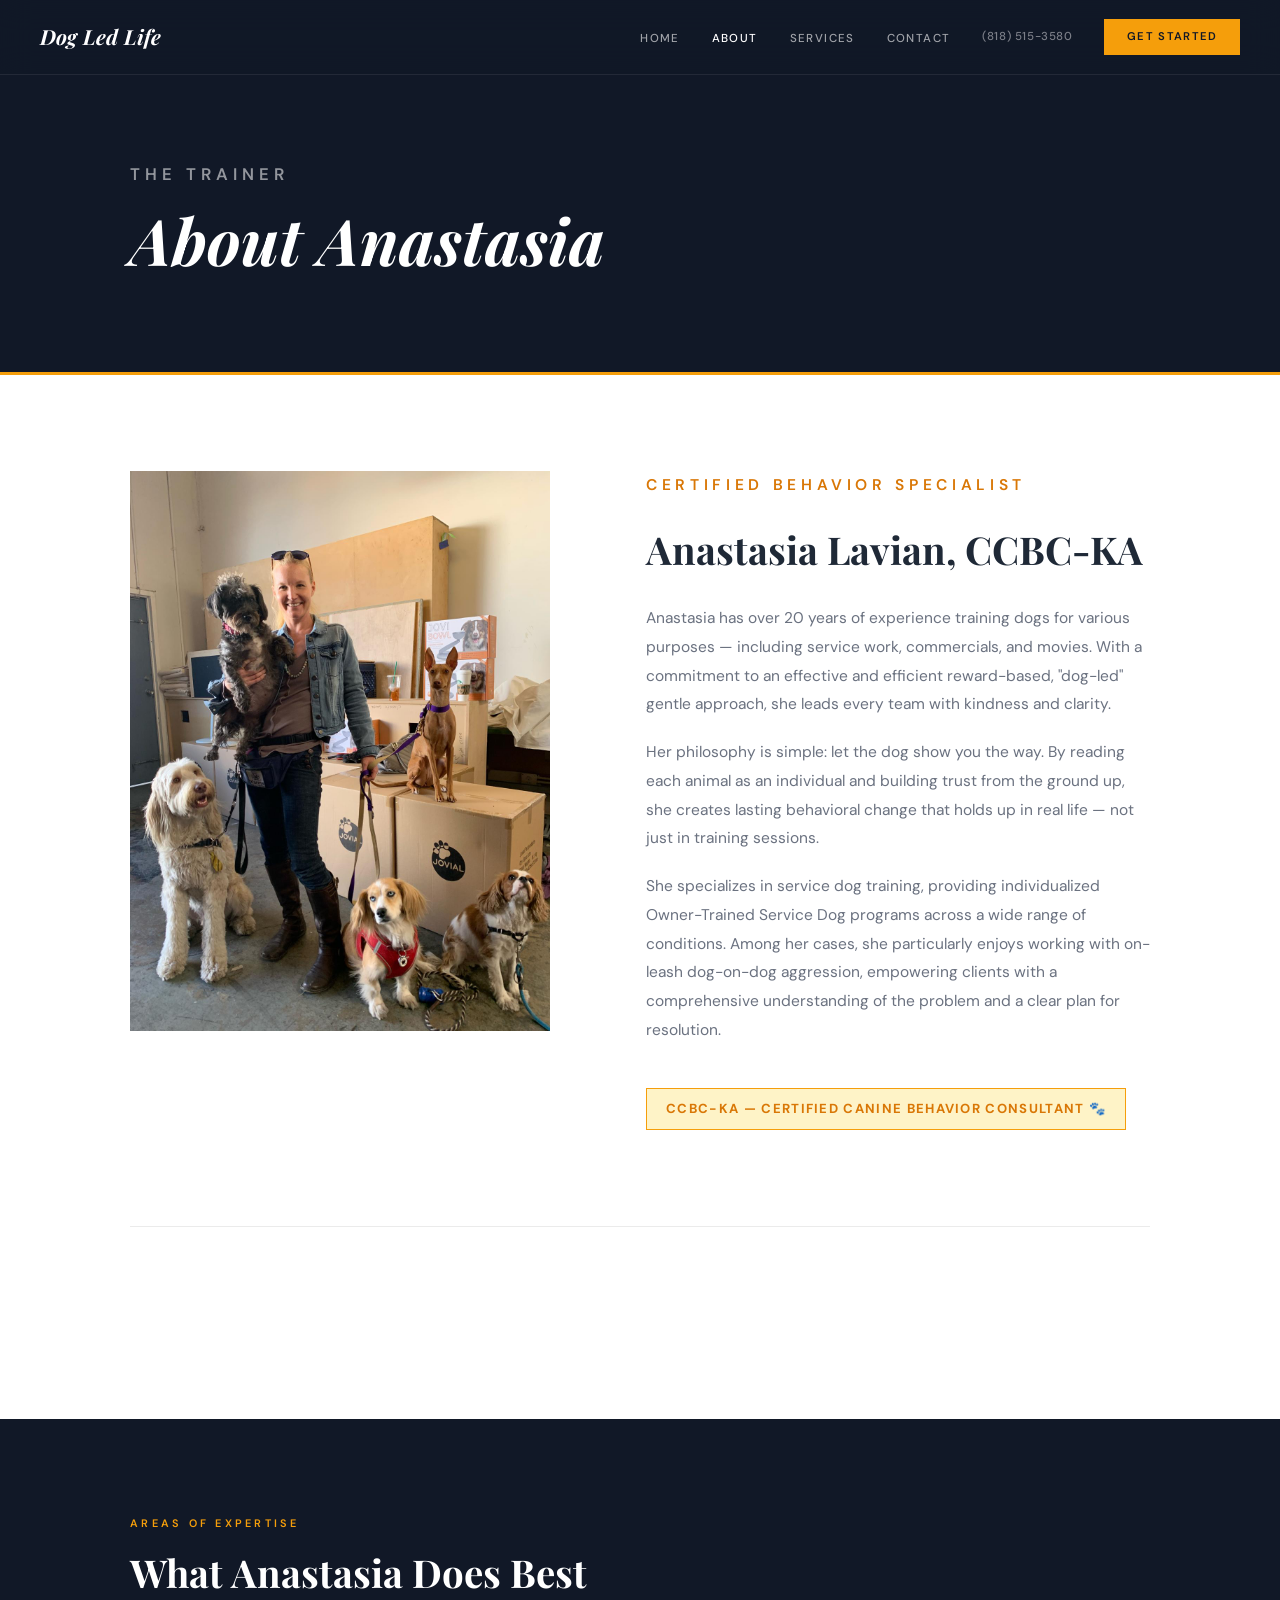
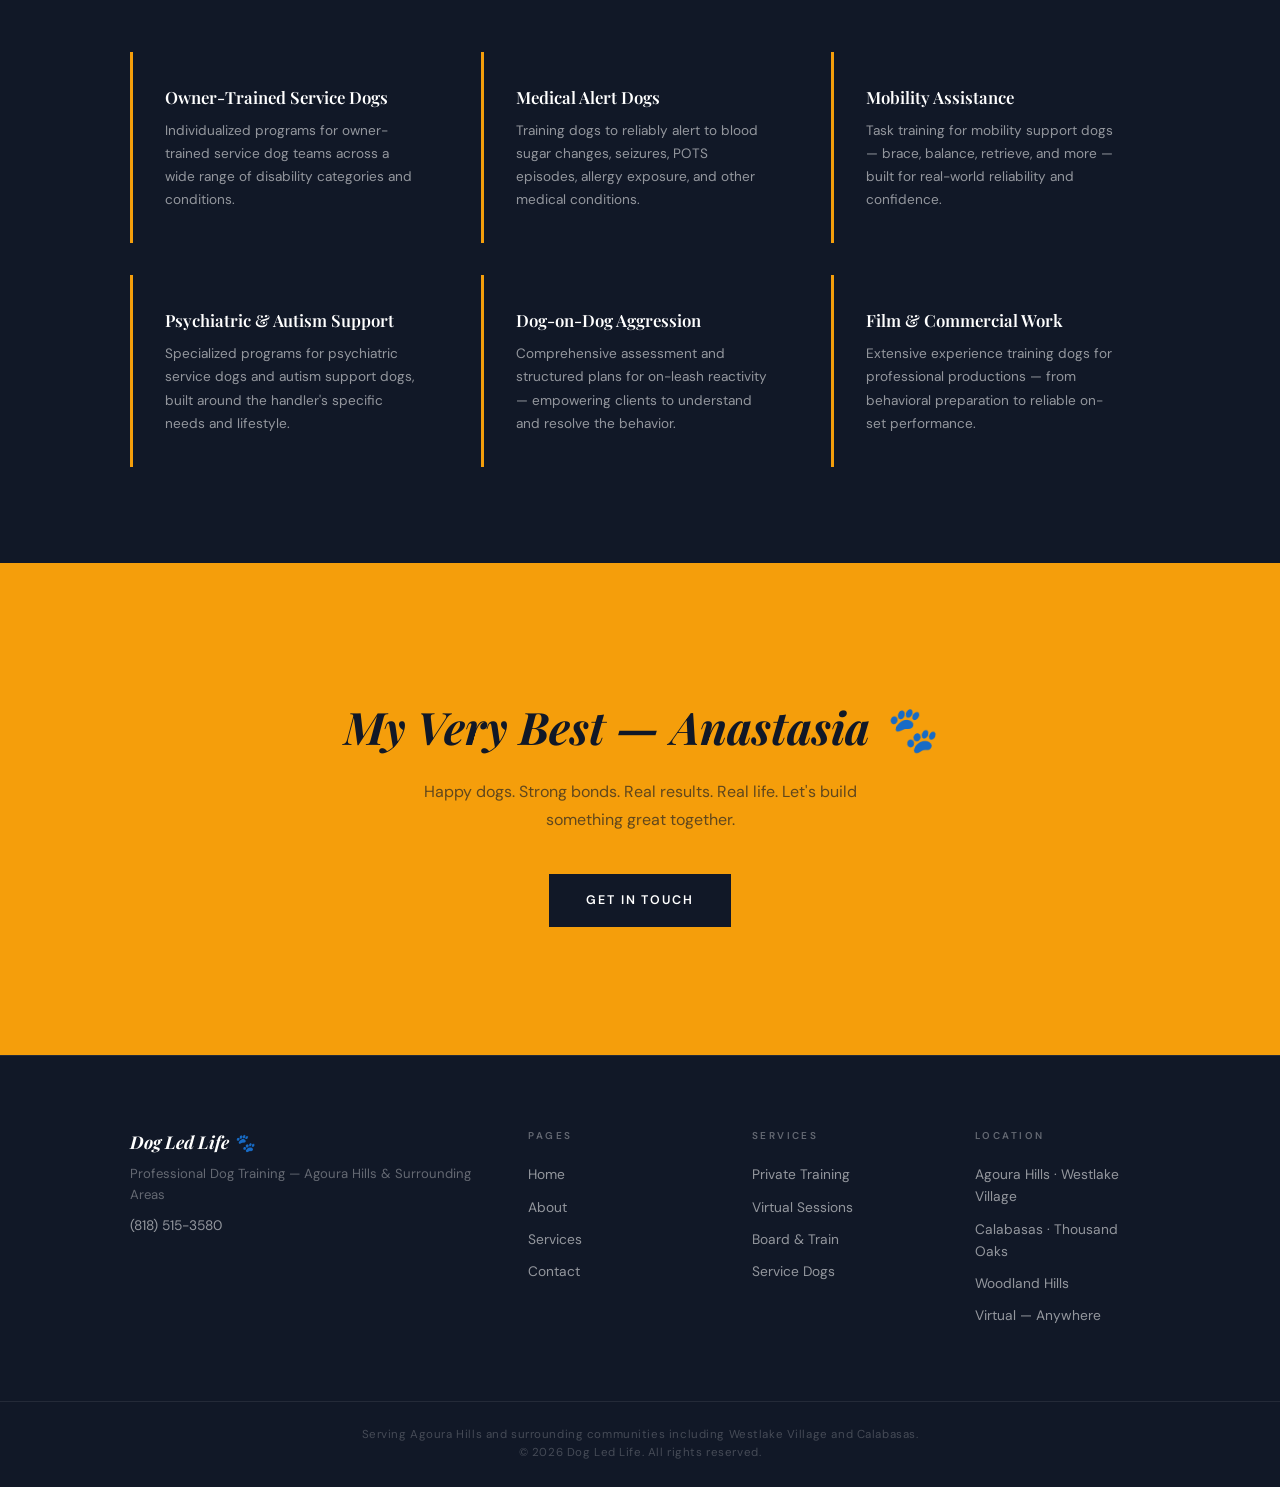
<file: about.html>
<!DOCTYPE html>
<html lang="en">
<head>
    <meta charset="UTF-8">
    <meta name="viewport" content="width=device-width, initial-scale=1.0">
    <title>About Anastasia — Dog Led Life</title>
    <meta name="description" content="Anastasia Lavian, CCBC-KA is a certified behavior specialist with over 20 years of experience in dog training, service dog work, film, and commercials.">
    <link rel="canonical" href="https://www.dogledlife.com/about.html">
    <meta property="og:title" content="About Anastasia Lavian — Dog Led Life">
    <meta property="og:description" content="Certified behavior specialist with 20+ years of experience. Service dog specialist, film trainer, and gentle approach advocate.">
    <meta property="og:type" content="website">
    <meta property="og:url" content="https://www.dogledlife.com/about.html">
    <meta property="og:site_name" content="Dog Led Life">
    <link rel="icon" type="image/png" href="images/favicon.png">
    <link rel="stylesheet" href="css/style.css">
    <link rel="preconnect" href="https://fonts.googleapis.com">
    <link rel="preconnect" href="https://fonts.gstatic.com" crossorigin>
    <link href="https://fonts.googleapis.com/css2?family=Playfair+Display:ital,wght@0,400;0,600;0,700;1,400;1,600&family=DM+Sans:ital,opsz,wght@0,9..40,300;0,9..40,400;0,9..40,500;1,9..40,300&display=swap" rel="stylesheet">
</head>
<body>

    <!-- NAVIGATION -->
    <nav class="nav">
        <a href="index.html" class="nav-brand">Dog Led Life</a>
        <button class="nav-toggle" aria-label="Open menu">
            <span></span>
            <span></span>
            <span></span>
        </button>
        <ul class="nav-links">
            <li><a href="index.html">HOME</a></li>
            <li><a href="about.html" class="active">ABOUT</a></li>
            <li><a href="services.html">SERVICES</a></li>
            <li><a href="contact.html">CONTACT</a></li>
        </ul>
        <a href="tel:+18185153580" class="nav-contact">(818) 515-3580</a>
        <a href="contact.html" class="nav-cta">GET STARTED</a>
    </nav>

    <!-- PAGE HEADER -->
    <div class="page-header">
        <div class="container">
            <p class="page-eyebrow">THE TRAINER</p>
            <h1>About Anastasia</h1>
        </div>
    </div>

    <!-- BIO -->
    <section class="about-section">
        <div class="container">
            <div class="about-intro">
                <div class="about-image">
                    <img src="images/anastasia.jpg" alt="Anastasia Lavian">
                </div>
                <div class="about-text">
                    <p class="section-eyebrow" style="color: var(--yellow-dark);">CERTIFIED BEHAVIOR SPECIALIST</p>
                    <h2>Anastasia Lavian, CCBC-KA</h2>
                    <p>Anastasia has over 20 years of experience training dogs for various purposes — including service work, commercials, and movies. With a commitment to an effective and efficient reward-based, "dog-led" gentle approach, she leads every team with kindness and clarity.</p>
                    <p>Her philosophy is simple: let the dog show you the way. By reading each animal as an individual and building trust from the ground up, she creates lasting behavioral change that holds up in real life — not just in training sessions.</p>
                    <p>She specializes in service dog training, providing individualized Owner-Trained Service Dog programs across a wide range of conditions. Among her cases, she particularly enjoys working with on-leash dog-on-dog aggression, empowering clients with a comprehensive understanding of the problem and a clear plan for resolution.</p>
                    <span class="about-cert">CCBC-KA — Certified Canine Behavior Consultant 🐾</span>
                </div>
            </div>
        </div>
    </section>

    <!-- SPECIALIZATIONS -->
    <section class="specializations section-dark">
        <div class="container">
            <p class="section-eyebrow">AREAS OF EXPERTISE</p>
            <h2 class="section-title" style="color: var(--white);">What Anastasia Does Best</h2>
            <div class="spec-grid">
                <div class="spec-item">
                    <h4>Owner-Trained Service Dogs</h4>
                    <p>Individualized programs for owner-trained service dog teams across a wide range of disability categories and conditions.</p>
                </div>
                <div class="spec-item">
                    <h4>Medical Alert Dogs</h4>
                    <p>Training dogs to reliably alert to blood sugar changes, seizures, POTS episodes, allergy exposure, and other medical conditions.</p>
                </div>
                <div class="spec-item">
                    <h4>Mobility Assistance</h4>
                    <p>Task training for mobility support dogs — brace, balance, retrieve, and more — built for real-world reliability and confidence.</p>
                </div>
                <div class="spec-item">
                    <h4>Psychiatric & Autism Support</h4>
                    <p>Specialized programs for psychiatric service dogs and autism support dogs, built around the handler's specific needs and lifestyle.</p>
                </div>
                <div class="spec-item">
                    <h4>Dog-on-Dog Aggression</h4>
                    <p>Comprehensive assessment and structured plans for on-leash reactivity — empowering clients to understand and resolve the behavior.</p>
                </div>
                <div class="spec-item">
                    <h4>Film & Commercial Work</h4>
                    <p>Extensive experience training dogs for professional productions — from behavioral preparation to reliable on-set performance.</p>
                </div>
            </div>
        </div>
    </section>

    <!-- CTA -->
    <section class="cta-banner">
        <div class="container">
            <h2>My Very Best — Anastasia 🐾</h2>
            <p>Happy dogs. Strong bonds. Real results. Real life. Let's build something great together.</p>
            <a href="contact.html" class="btn btn-dark">GET IN TOUCH</a>
        </div>
    </section>

    <!-- FOOTER -->
    <footer class="footer">
        <div class="footer-inner container">
            <div class="footer-brand">
                <p class="footer-name">Dog Led Life 🐾</p>
                <p class="footer-tagline">Professional Dog Training — Agoura Hills & Surrounding Areas</p>
                <a href="tel:+18185153580" class="footer-phone">(818) 515-3580</a>
            </div>
            <div class="footer-col">
                <h4>PAGES</h4>
                <ul>
                    <li><a href="index.html">Home</a></li>
                    <li><a href="about.html">About</a></li>
                    <li><a href="services.html">Services</a></li>
                    <li><a href="contact.html">Contact</a></li>
                </ul>
            </div>
            <div class="footer-col">
                <h4>SERVICES</h4>
                <ul>
                    <li><a href="services.html#private">Private Training</a></li>
                    <li><a href="services.html#virtual">Virtual Sessions</a></li>
                    <li><a href="services.html#board-train">Board & Train</a></li>
                    <li><a href="services.html#service-dogs">Service Dogs</a></li>
                </ul>
            </div>
            <div class="footer-col">
                <h4>LOCATION</h4>
                <ul>
                    <li>Agoura Hills · Westlake Village</li>
                    <li>Calabasas · Thousand Oaks</li>
                    <li>Woodland Hills</li>
                    <li>Virtual — Anywhere</li>
                </ul>
            </div>
        </div>
        <div class="footer-bottom">
            <p>Serving Agoura Hills and surrounding communities including Westlake Village and Calabasas.</p>
            <p>&copy; 2026 Dog Led Life. All rights reserved.</p>
        </div>
    </footer>

    <script src="js/main.js"></script>
</body>
</html>
</file>
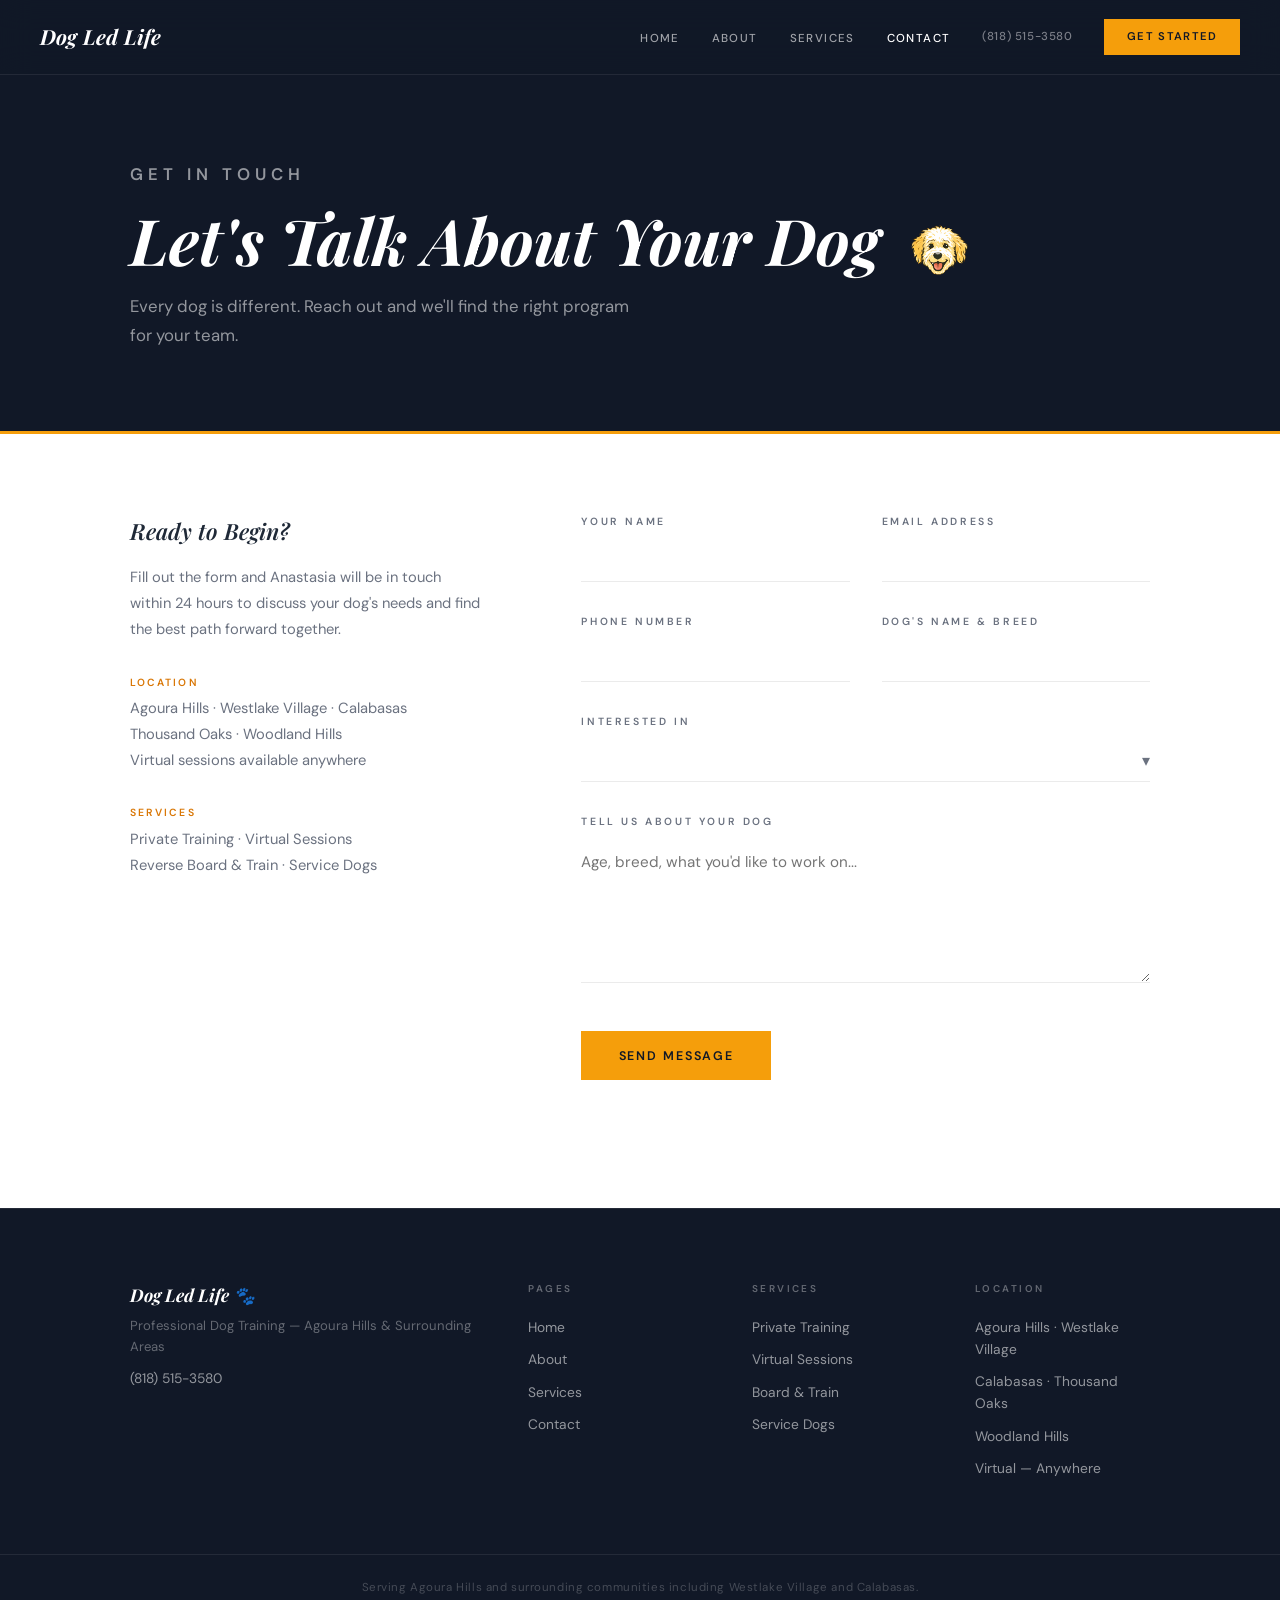
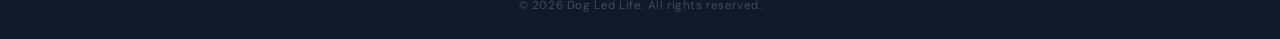
<file: contact.html>
<!DOCTYPE html>
<html lang="en">
<head>
    <meta charset="UTF-8">
    <meta name="viewport" content="width=device-width, initial-scale=1.0">
    <title>Contact — Dog Led Life</title>
    <meta name="description" content="Get in touch with Anastasia Lavian to book a session or ask about the right training program for you and your dog.">
    <link rel="canonical" href="https://www.dogledlife.com/contact.html">
    <meta property="og:title" content="Contact — Dog Led Life">
    <meta property="og:description" content="Book a session or ask about training programs for you and your dog.">
    <meta property="og:type" content="website">
    <meta property="og:url" content="https://www.dogledlife.com/contact.html">
    <meta property="og:site_name" content="Dog Led Life">
    <link rel="icon" type="image/png" href="images/favicon.png">
    <link rel="stylesheet" href="css/style.css">
    <link rel="preconnect" href="https://fonts.googleapis.com">
    <link rel="preconnect" href="https://fonts.gstatic.com" crossorigin>
    <link href="https://fonts.googleapis.com/css2?family=Playfair+Display:ital,wght@0,400;0,600;0,700;1,400;1,600&family=DM+Sans:ital,opsz,wght@0,9..40,300;0,9..40,400;0,9..40,500;1,9..40,300&display=swap" rel="stylesheet">
</head>
<body>

    <!-- NAVIGATION -->
    <nav class="nav">
        <a href="index.html" class="nav-brand">Dog Led Life</a>
        <button class="nav-toggle" aria-label="Open menu">
            <span></span>
            <span></span>
            <span></span>
        </button>
        <ul class="nav-links">
            <li><a href="index.html">HOME</a></li>
            <li><a href="about.html">ABOUT</a></li>
            <li><a href="services.html">SERVICES</a></li>
            <li><a href="contact.html" class="active">CONTACT</a></li>
        </ul>
        <a href="tel:+18185153580" class="nav-contact">(818) 515-3580</a>
        <a href="contact.html" class="nav-cta">GET STARTED</a>
    </nav>

    <!-- PAGE HEADER -->
    <div class="page-header">
        <div class="container">
            <p class="page-eyebrow">GET IN TOUCH</p>
            <h1>Let's Talk About Your Dog <img src="images/favicon.png" alt="" class="heading-paw"></h1>
            <p>Every dog is different. Reach out and we'll find the right program for your team.</p>
        </div>
    </div>

    <!-- CONTACT -->
    <section class="contact-section">
        <div class="container">
            <div class="contact-grid">
                <div class="contact-info">
                    <h3>Ready to Begin?</h3>
                    <p>Fill out the form and Anastasia will be in touch within 24 hours to discuss your dog's needs and find the best path forward together.</p>
                    <span class="contact-label">Location</span>
                    <p class="contact-value">Agoura Hills · Westlake Village · Calabasas<br>Thousand Oaks · Woodland Hills<br>Virtual sessions available anywhere</p>
                    <span class="contact-label">Services</span>
                    <p class="contact-value">Private Training · Virtual Sessions<br>Reverse Board & Train · Service Dogs</p>
                </div>
                <form class="contact-form" id="contact-form">
                    <div class="form-row">
                        <div class="form-group">
                            <label for="name">YOUR NAME</label>
                            <input type="text" id="name" name="name" required autocomplete="off">
                        </div>
                        <div class="form-group">
                            <label for="email">EMAIL ADDRESS</label>
                            <input type="email" id="email" name="email" required autocomplete="off">
                        </div>
                    </div>
                    <div class="form-row">
                        <div class="form-group">
                            <label for="phone">PHONE NUMBER</label>
                            <input type="tel" id="phone" name="phone" autocomplete="off">
                        </div>
                        <div class="form-group">
                            <label for="dog">DOG'S NAME & BREED</label>
                            <input type="text" id="dog" name="dog" autocomplete="off">
                        </div>
                    </div>
                    <div class="form-group">
                        <label for="service">INTERESTED IN</label>
                        <div class="select-wrapper">
                            <select id="service" name="service">
                                <option value="" disabled selected></option>
                                <option value="private">Private Training</option>
                                <option value="virtual-session">Virtual Session</option>
                                <option value="virtual-coaching">Virtual Coaching</option>
                                <option value="board-train">Reverse Board & Train</option>
                                <option value="service-dog-public">Service Dog — Public Access</option>
                                <option value="service-dog-task">Service Dog — Task Training</option>
                                <option value="service-dog-group">Service Dog — Group Class</option>
                                <option value="not-sure">Not Sure Yet</option>
                            </select>
                        </div>
                    </div>
                    <div class="form-group">
                        <label for="message">TELL US ABOUT YOUR DOG</label>
                        <textarea id="message" name="message" rows="5" placeholder="Age, breed, what you'd like to work on..."></textarea>
                    </div>
                    <button type="submit" class="btn contact-submit">SEND MESSAGE</button>
                </form>
            </div>
        </div>
    </section>

    <!-- FOOTER -->
    <footer class="footer">
        <div class="footer-inner container">
            <div class="footer-brand">
                <p class="footer-name">Dog Led Life 🐾</p>
                <p class="footer-tagline">Professional Dog Training — Agoura Hills & Surrounding Areas</p>
                <a href="tel:+18185153580" class="footer-phone">(818) 515-3580</a>
            </div>
            <div class="footer-col">
                <h4>PAGES</h4>
                <ul>
                    <li><a href="index.html">Home</a></li>
                    <li><a href="about.html">About</a></li>
                    <li><a href="services.html">Services</a></li>
                    <li><a href="contact.html">Contact</a></li>
                </ul>
            </div>
            <div class="footer-col">
                <h4>SERVICES</h4>
                <ul>
                    <li><a href="services.html#private">Private Training</a></li>
                    <li><a href="services.html#virtual">Virtual Sessions</a></li>
                    <li><a href="services.html#board-train">Board & Train</a></li>
                    <li><a href="services.html#service-dogs">Service Dogs</a></li>
                </ul>
            </div>
            <div class="footer-col">
                <h4>LOCATION</h4>
                <ul>
                    <li>Agoura Hills · Westlake Village</li>
                    <li>Calabasas · Thousand Oaks</li>
                    <li>Woodland Hills</li>
                    <li>Virtual — Anywhere</li>
                </ul>
            </div>
        </div>
        <div class="footer-bottom">
            <p>Serving Agoura Hills and surrounding communities including Westlake Village and Calabasas.</p>
            <p>&copy; 2026 Dog Led Life. All rights reserved.</p>
        </div>
    </footer>

    <script src="js/main.js"></script>
    <script>
    (function () {
      const form = document.getElementById('contact-form');
      const btn  = form.querySelector('button[type="submit"]');
      form.addEventListener('submit', async function (e) {
        e.preventDefault();
        btn.disabled = true;
        btn.textContent = 'SENDING...';
        const fields = {};
        new FormData(form).forEach((v, k) => { fields[k] = v; });
        try {
          const r = await fetch('https://portal.temeculavalleytech.com/api/contact', {
            method: 'POST',
            headers: { 'Content-Type': 'application/json' },
            body: JSON.stringify({ domain: 'dogledlife.com', formType: 'Contact', fields })
          });
          if (!r.ok) throw new Error('Server error');
          form.innerHTML = '<p style="font-size:1.1rem;padding:2rem 0;text-align:center">Thanks! Anastasia will be in touch within 24 hours.</p>';
        } catch {
          btn.disabled = false;
          btn.textContent = 'SEND MESSAGE';
          alert('Something went wrong. Please try again or call (818) 515-3580.');
        }
      });
    })();
    </script>
</body>
</html>
</file>
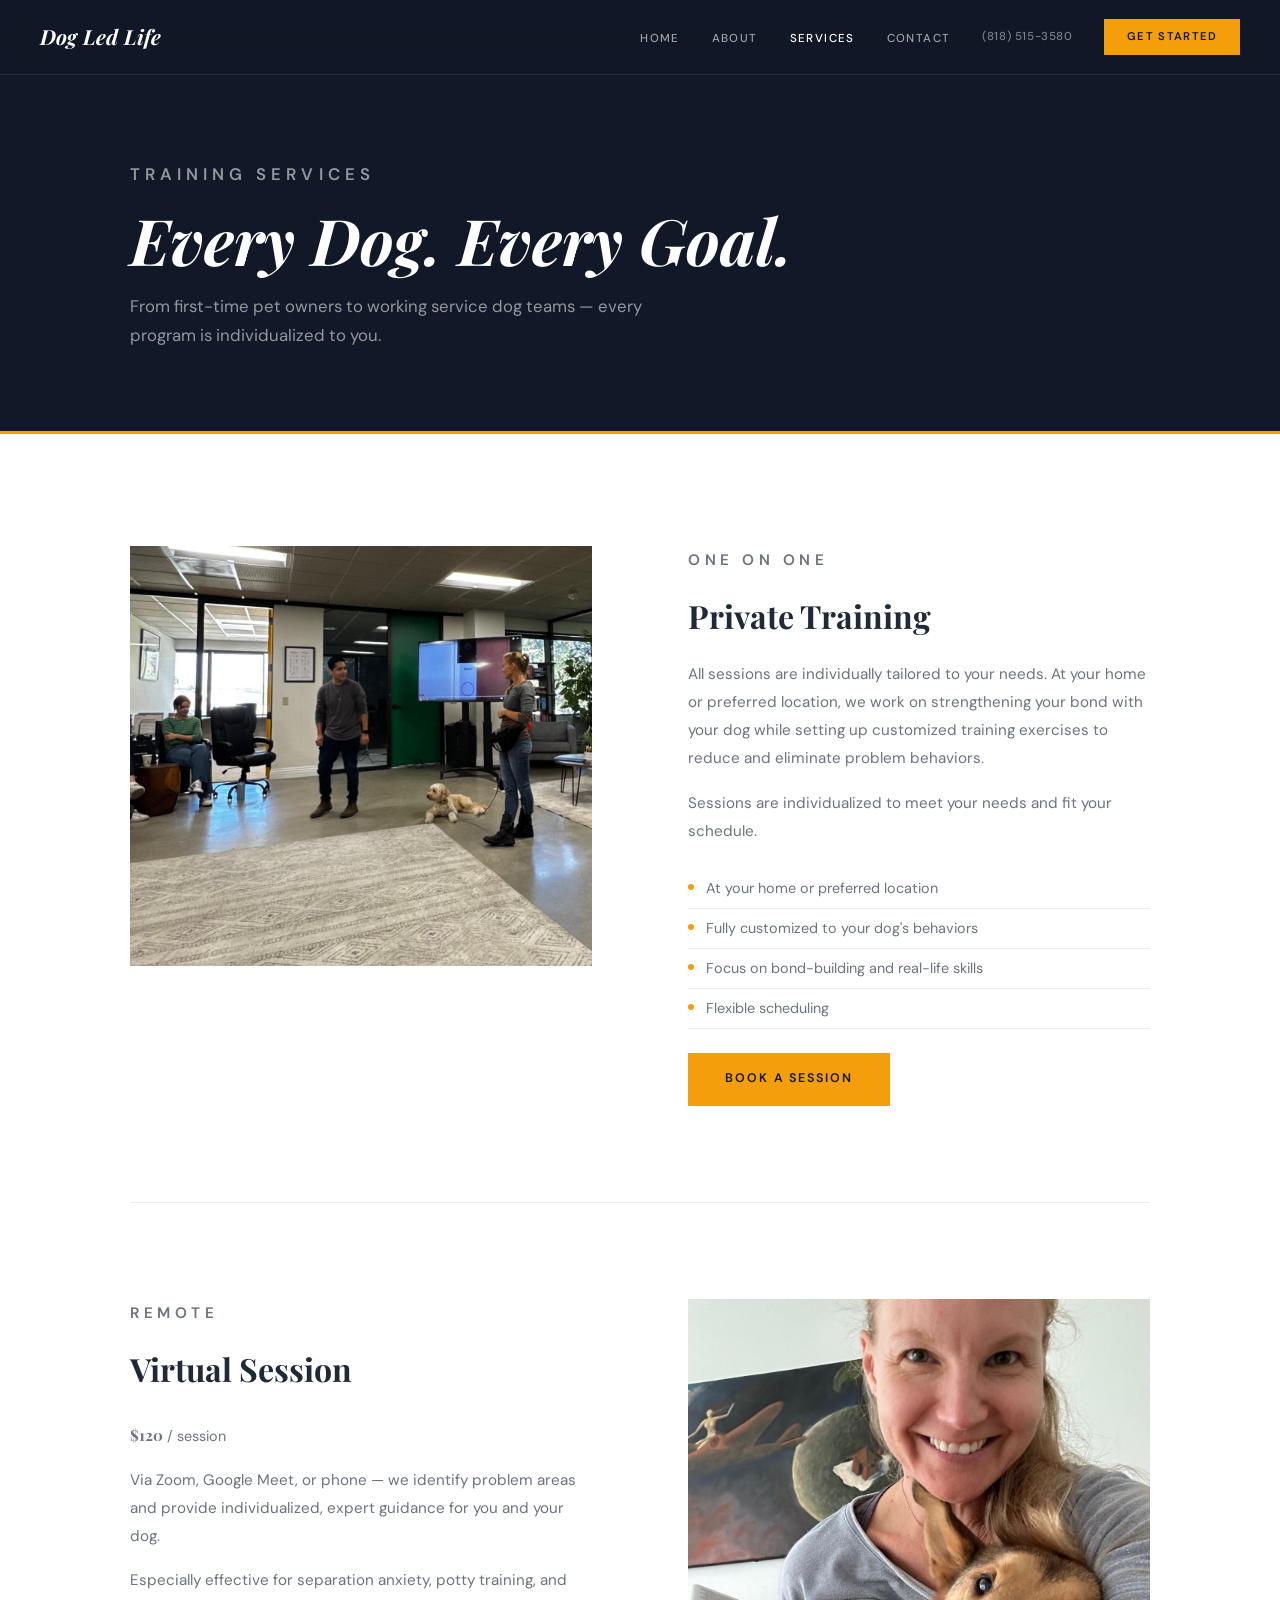
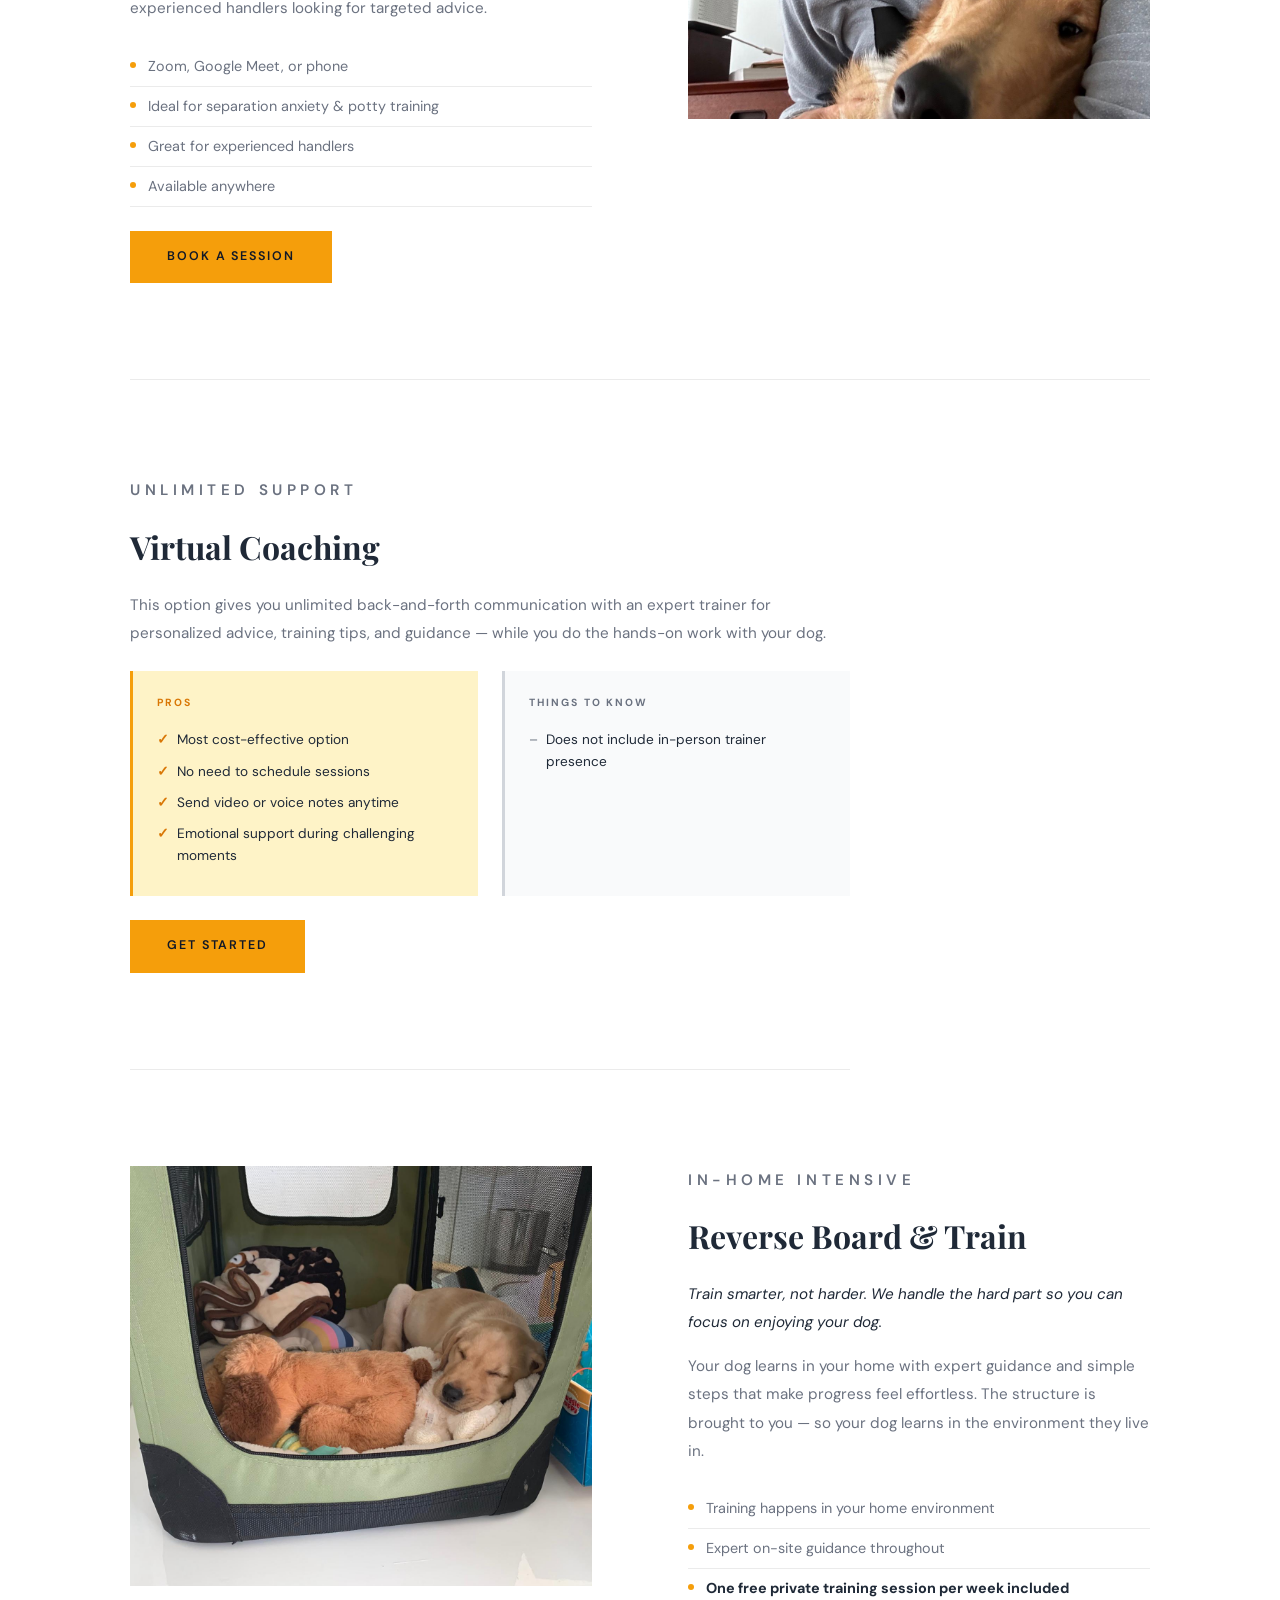
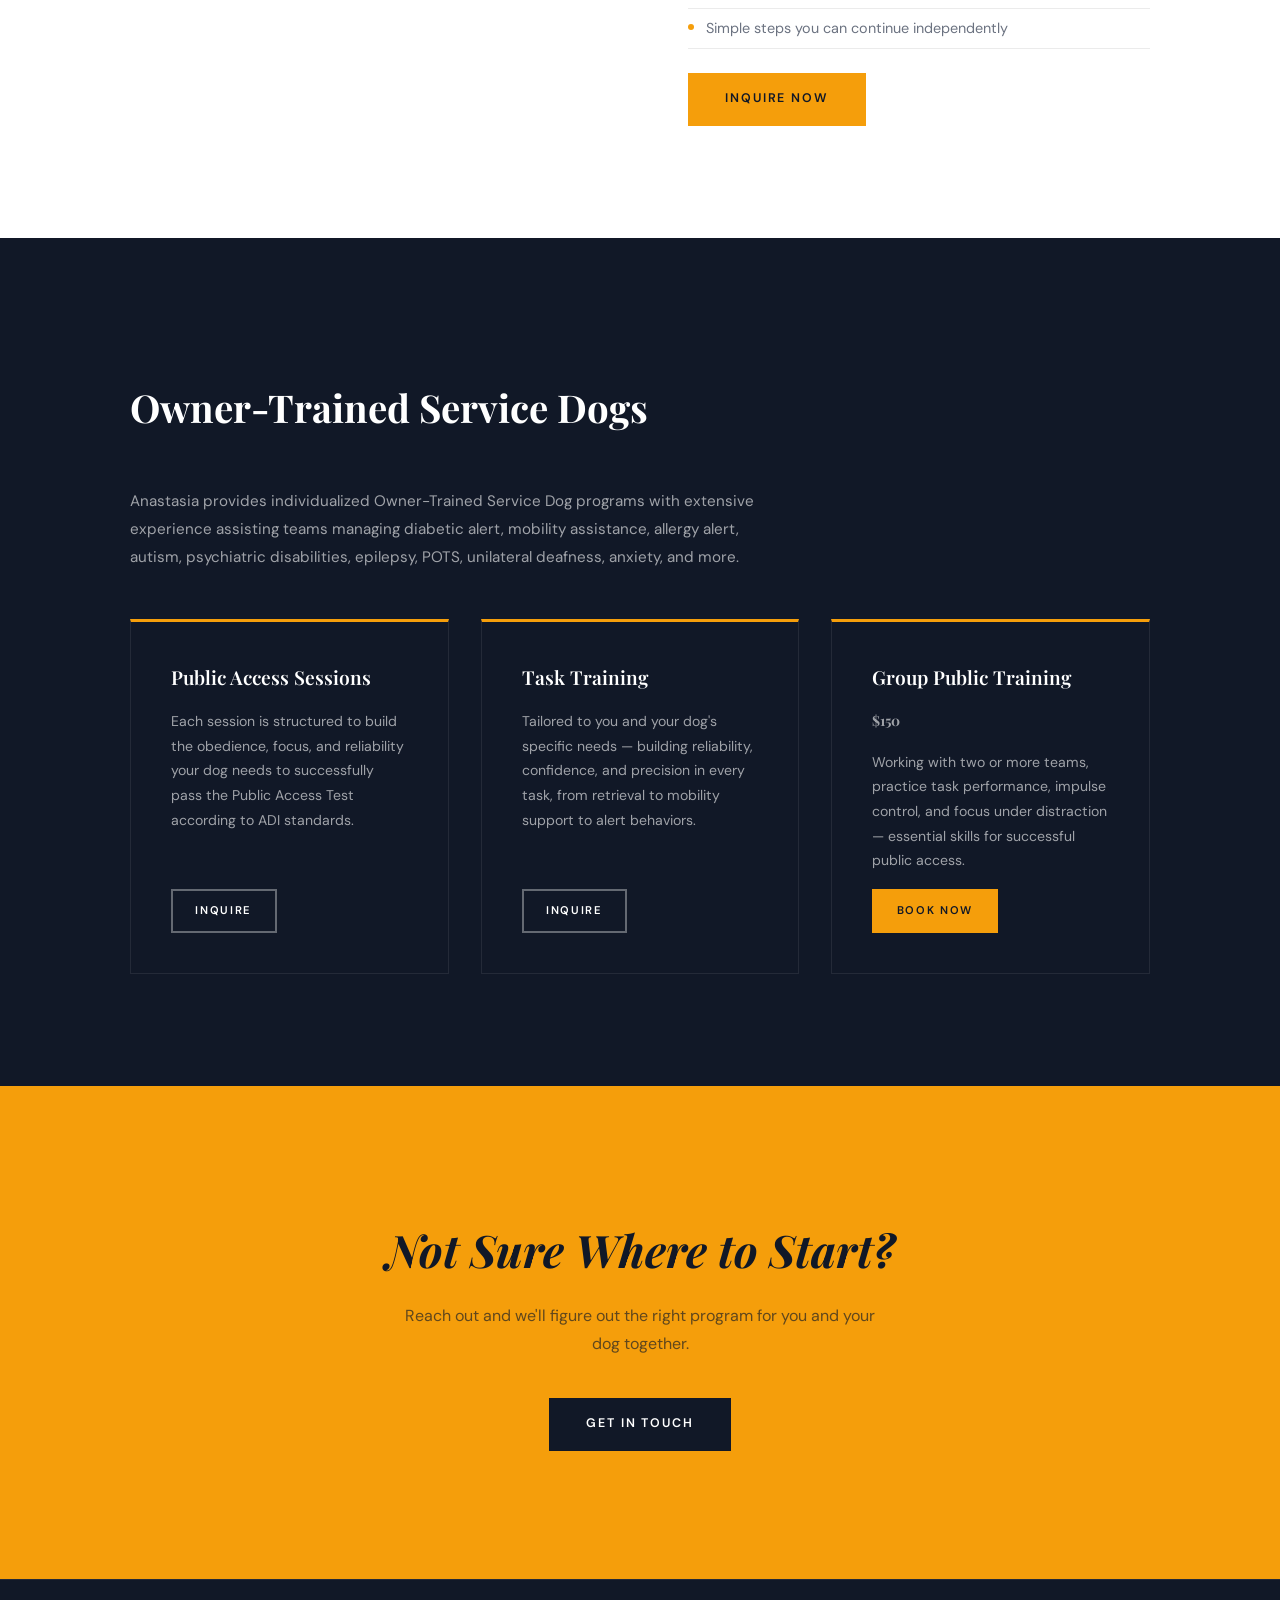
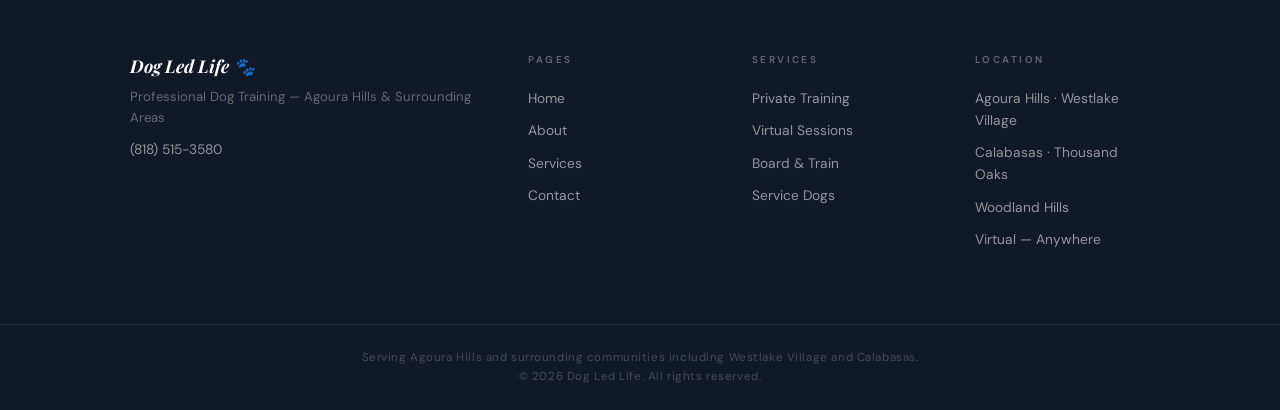
<file: services.html>
<!DOCTYPE html>
<html lang="en">
<head>
    <meta charset="UTF-8">
    <meta name="viewport" content="width=device-width, initial-scale=1.0">
    <title>Services — Dog Led Life</title>
    <meta name="description" content="Private training, virtual sessions, reverse board & train, and owner-trained service dog programs with certified behavior specialist Anastasia Lavian, CCBC-KA.">
    <link rel="canonical" href="https://www.dogledlife.com/services.html">
    <meta property="og:title" content="Training Services — Dog Led Life">
    <meta property="og:description" content="Private, virtual, board & train, and service dog programs tailored to you and your dog.">
    <meta property="og:type" content="website">
    <meta property="og:url" content="https://www.dogledlife.com/services.html">
    <meta property="og:site_name" content="Dog Led Life">
    <link rel="icon" type="image/png" href="images/favicon.png">
    <link rel="stylesheet" href="css/style.css">
    <link rel="preconnect" href="https://fonts.googleapis.com">
    <link rel="preconnect" href="https://fonts.gstatic.com" crossorigin>
    <link href="https://fonts.googleapis.com/css2?family=Playfair+Display:ital,wght@0,400;0,600;0,700;1,400;1,600&family=DM+Sans:ital,opsz,wght@0,9..40,300;0,9..40,400;0,9..40,500;1,9..40,300&display=swap" rel="stylesheet">
</head>
<body>

    <!-- NAVIGATION -->
    <nav class="nav">
        <a href="index.html" class="nav-brand">Dog Led Life</a>
        <button class="nav-toggle" aria-label="Open menu">
            <span></span>
            <span></span>
            <span></span>
        </button>
        <ul class="nav-links">
            <li><a href="index.html">HOME</a></li>
            <li><a href="about.html">ABOUT</a></li>
            <li><a href="services.html" class="active">SERVICES</a></li>
            <li><a href="contact.html">CONTACT</a></li>
        </ul>
        <a href="tel:+18185153580" class="nav-contact">(818) 515-3580</a>
        <a href="contact.html" class="nav-cta">GET STARTED</a>
    </nav>

    <!-- PAGE HEADER -->
    <div class="page-header">
        <div class="container">
            <p class="page-eyebrow">TRAINING SERVICES</p>
            <h1>Every Dog. Every Goal.</h1>
            <p>From first-time pet owners to working service dog teams — every program is individualized to you.</p>
        </div>
    </div>

    <!-- SERVICES -->
    <section class="services-section">
        <div class="container">

            <!-- PRIVATE TRAINING -->
            <div class="service-detail" id="private">
                <div class="service-detail-image">
                    <img src="images/private-training.jpg" alt="Private dog training session">
                </div>
                <div class="service-detail-content">
                    <p class="section-eyebrow">ONE ON ONE</p>
                    <h2>Private Training</h2>
                    <p>All sessions are individually tailored to your needs. At your home or preferred location, we work on strengthening your bond with your dog while setting up customized training exercises to reduce and eliminate problem behaviors.</p>
                    <p>Sessions are individualized to meet your needs and fit your schedule.</p>
                    <ul class="service-features">
                        <li>At your home or preferred location</li>
                        <li>Fully customized to your dog's behaviors</li>
                        <li>Focus on bond-building and real-life skills</li>
                        <li>Flexible scheduling</li>
                    </ul>
                    <a href="contact.html" class="btn">BOOK A SESSION</a>
                </div>
            </div>

            <!-- VIRTUAL SESSION -->
            <div class="service-detail reverse" id="virtual">
                <div class="service-detail-image">
                    <img src="images/virtual-session.jpg" alt="Virtual dog training session">
                </div>
                <div class="service-detail-content">
                    <p class="section-eyebrow">REMOTE</p>
                    <h2>Virtual Session</h2>
                    <p class="service-price">$120 <span>/ session</span></p>
                    <p>Via Zoom, Google Meet, or phone — we identify problem areas and provide individualized, expert guidance for you and your dog.</p>
                    <p>Especially effective for separation anxiety, potty training, and experienced handlers looking for targeted advice.</p>
                    <ul class="service-features">
                        <li>Zoom, Google Meet, or phone</li>
                        <li>Ideal for separation anxiety & potty training</li>
                        <li>Great for experienced handlers</li>
                        <li>Available anywhere</li>
                    </ul>
                    <a href="contact.html" class="btn">BOOK A SESSION</a>
                </div>
            </div>

            <!-- VIRTUAL COACHING -->
            <div class="service-single" id="coaching">
                <p class="section-eyebrow">UNLIMITED SUPPORT</p>
                <h2>Virtual Coaching</h2>
                <p>This option gives you unlimited back-and-forth communication with an expert trainer for personalized advice, training tips, and guidance — while you do the hands-on work with your dog.</p>
                <div class="pros-cons">
                    <div class="pros">
                        <h4>Pros</h4>
                        <ul>
                            <li>Most cost-effective option</li>
                            <li>No need to schedule sessions</li>
                            <li>Send video or voice notes anytime</li>
                            <li>Emotional support during challenging moments</li>
                        </ul>
                    </div>
                    <div class="cons">
                        <h4>Things to Know</h4>
                        <ul>
                            <li>Does not include in-person trainer presence</li>
                        </ul>
                    </div>
                </div>
                <a href="contact.html" class="btn">GET STARTED</a>
            </div>

            <!-- REVERSE BOARD & TRAIN -->
            <div class="service-detail" id="board-train">
                <div class="service-detail-image">
                    <img src="images/board-train.jpg" alt="Reverse board and train">
                </div>
                <div class="service-detail-content">
                    <p class="section-eyebrow">IN-HOME INTENSIVE</p>
                    <h2>Reverse Board & Train</h2>
                    <p><em>Train smarter, not harder. We handle the hard part so you can focus on enjoying your dog.</em></p>
                    <p>Your dog learns in your home with expert guidance and simple steps that make progress feel effortless. The structure is brought to you — so your dog learns in the environment they live in.</p>
                    <ul class="service-features">
                        <li>Training happens in your home environment</li>
                        <li>Expert on-site guidance throughout</li>
                        <li><strong>One free private training session per week included</strong></li>
                        <li>Simple steps you can continue independently</li>
                    </ul>
                    <a href="contact.html" class="btn">INQUIRE NOW</a>
                </div>
            </div>

        </div>
    </section>

    <!-- SERVICE DOG PROGRAMS -->
    <section class="service-dog-section section-dark" id="service-dogs">
        <div class="container">
            <p class="section-eyebrow">SPECIALIZED PROGRAMS</p>
            <h2 class="section-title" style="color: var(--white);">Owner-Trained Service Dogs</h2>
            <p class="service-dog-intro">Anastasia provides individualized Owner-Trained Service Dog programs with extensive experience assisting teams managing diabetic alert, mobility assistance, allergy alert, autism, psychiatric disabilities, epilepsy, POTS, unilateral deafness, anxiety, and more.</p>
            <div class="service-dog-grid">
                <div class="service-dog-card">
                    <h3>Public Access Sessions</h3>
                    <p>Each session is structured to build the obedience, focus, and reliability your dog needs to successfully pass the Public Access Test according to ADI standards.</p>
                    <a href="contact.html" class="btn btn-outline" style="align-self: flex-start; font-size: 0.7rem; padding: 0.7rem 1.4rem;">INQUIRE</a>
                </div>
                <div class="service-dog-card">
                    <h3>Task Training</h3>
                    <p>Tailored to you and your dog's specific needs — building reliability, confidence, and precision in every task, from retrieval to mobility support to alert behaviors.</p>
                    <a href="contact.html" class="btn btn-outline" style="align-self: flex-start; font-size: 0.7rem; padding: 0.7rem 1.4rem;">INQUIRE</a>
                </div>
                <div class="service-dog-card">
                    <h3>Group Public Training</h3>
                    <p class="service-dog-price">$150</p>
                    <p>Working with two or more teams, practice task performance, impulse control, and focus under distraction — essential skills for successful public access.</p>
                    <a href="contact.html" class="btn" style="align-self: flex-start; font-size: 0.7rem; padding: 0.7rem 1.4rem;">BOOK NOW</a>
                </div>
            </div>
        </div>
    </section>

    <!-- CTA -->
    <section class="cta-banner">
        <div class="container">
            <h2>Not Sure Where to Start?</h2>
            <p>Reach out and we'll figure out the right program for you and your dog together.</p>
            <a href="contact.html" class="btn btn-dark">GET IN TOUCH</a>
        </div>
    </section>

    <!-- FOOTER -->
    <footer class="footer">
        <div class="footer-inner container">
            <div class="footer-brand">
                <p class="footer-name">Dog Led Life 🐾</p>
                <p class="footer-tagline">Professional Dog Training — Agoura Hills & Surrounding Areas</p>
                <a href="tel:+18185153580" class="footer-phone">(818) 515-3580</a>
            </div>
            <div class="footer-col">
                <h4>PAGES</h4>
                <ul>
                    <li><a href="index.html">Home</a></li>
                    <li><a href="about.html">About</a></li>
                    <li><a href="services.html">Services</a></li>
                    <li><a href="contact.html">Contact</a></li>
                </ul>
            </div>
            <div class="footer-col">
                <h4>SERVICES</h4>
                <ul>
                    <li><a href="services.html#private">Private Training</a></li>
                    <li><a href="services.html#virtual">Virtual Sessions</a></li>
                    <li><a href="services.html#board-train">Board & Train</a></li>
                    <li><a href="services.html#service-dogs">Service Dogs</a></li>
                </ul>
            </div>
            <div class="footer-col">
                <h4>LOCATION</h4>
                <ul>
                    <li>Agoura Hills · Westlake Village</li>
                    <li>Calabasas · Thousand Oaks</li>
                    <li>Woodland Hills</li>
                    <li>Virtual — Anywhere</li>
                </ul>
            </div>
        </div>
        <div class="footer-bottom">
            <p>Serving Agoura Hills and surrounding communities including Westlake Village and Calabasas.</p>
            <p>&copy; 2026 Dog Led Life. All rights reserved.</p>
        </div>
    </footer>

    <script src="js/main.js"></script>
</body>
</html>
</file>
<file: css/style.css>
/* =====================
   RESET & VARIABLES
   ===================== */
*, *::before, *::after {
    margin: 0;
    padding: 0;
    box-sizing: border-box;
}

:root {
    --black:        #111827;
    --white:        #ffffff;
    --cream:        #FFFBF0;
    --yellow:       #F59E0B;
    --yellow-light: #FEF3C7;
    --yellow-dark:  #D97706;
    --dark-text:    #1f2937;
    --grey-text:    #6b7280;
    --border-light: rgba(0, 0, 0, 0.08);
    --border-dark:  rgba(255, 255, 255, 0.08);
    --heading:      'Playfair Display', serif;
    --body:         'DM Sans', sans-serif;
}

html {
    scroll-behavior: smooth;
    overflow-y: scroll;
}

body {
    background-color: var(--white);
    color: var(--dark-text);
    font-family: var(--body);
    font-size: 16px;
    line-height: 1.6;
}

a   { color: inherit; text-decoration: none; }
img { max-width: 100%; display: block; }
ul  { list-style: none; }

/* Page transition overlay */
body::before {
    content: '';
    position: fixed;
    inset: 0;
    background: var(--black);
    z-index: 9999;
    opacity: 0;
    transition: opacity 0.6s ease;
    pointer-events: none;
}

body.page-transition::before { opacity: 1; }

/* =====================
   LAYOUT
   ===================== */
.container {
    max-width: 1100px;
    margin: 0 auto;
    padding: 0 2.5rem;
}

.section-dark  { background: var(--black); color: var(--white); }
.section-cream { background: var(--cream); color: var(--dark-text); }

.section-eyebrow,
.page-eyebrow {
    display: block;
    font-family: var(--body);
    font-size: 0.68rem;
    font-weight: 600;
    letter-spacing: 0.3em;
    color: var(--yellow-dark);
    margin-bottom: 1rem;
    text-transform: uppercase;
}

.section-dark .section-eyebrow,
.section-dark .page-eyebrow { color: var(--yellow); }

.section-title {
    font-family: var(--heading);
    font-size: clamp(1.8rem, 3vw, 2.8rem);
    font-weight: 700;
    line-height: 1.25;
    margin-bottom: 3.5rem;
}

/* =====================
   NAVIGATION
   ===================== */
.nav {
    position: fixed;
    top: 0; left: 0; right: 0;
    z-index: 100;
    display: flex;
    align-items: center;
    gap: 2rem;
    padding: 1.2rem 2.5rem;
    background: rgba(17, 24, 39, 0.96);
    backdrop-filter: blur(16px);
    border-bottom: 1px solid var(--border-dark);
}

.nav-brand {
    margin-right: auto;
    font-family: var(--heading);
    font-size: 1.3rem;
    font-weight: 700;
    font-style: italic;
    color: var(--white);
    letter-spacing: 0.01em;
    white-space: nowrap;
}

.nav-links {
    display: flex;
    gap: 2rem;
    list-style: none;
}

.nav-links a {
    font-family: var(--body);
    font-size: 0.72rem;
    font-weight: 500;
    letter-spacing: 0.12em;
    color: rgba(255, 255, 255, 0.6);
    transition: color 0.2s;
    text-transform: uppercase;
}

.nav-links a:hover,
.nav-links a.active { color: var(--white); }

.nav-contact {
    font-family: var(--body);
    font-size: 0.72rem;
    font-weight: 500;
    color: rgba(255, 255, 255, 0.45);
    letter-spacing: 0.05em;
    transition: color 0.2s;
    white-space: nowrap;
}

.nav-contact:hover { color: var(--yellow); }

.nav-cta {
    font-family: var(--body);
    font-size: 0.7rem;
    font-weight: 600;
    letter-spacing: 0.12em;
    padding: 0.55rem 1.4rem;
    background: var(--yellow);
    color: var(--black);
    transition: background 0.2s;
    white-space: nowrap;
    text-transform: uppercase;
}

.nav-cta:hover { background: var(--yellow-dark); }

.nav-toggle {
    display: none;
    flex-direction: column;
    gap: 5px;
    background: none;
    border: none;
    cursor: pointer;
    z-index: 10000;
    padding: 4px;
}

.nav-toggle span {
    display: block;
    width: 24px;
    height: 2px;
    background: var(--white);
    transition: all 0.3s;
}

/* =====================
   BUTTONS
   ===================== */
.btn {
    display: inline-block;
    font-family: var(--body);
    font-size: 0.78rem;
    font-weight: 600;
    letter-spacing: 0.15em;
    padding: 0.9rem 2.2rem;
    background: var(--yellow);
    color: var(--black);
    border: 2px solid var(--yellow);
    transition: background 0.2s, border-color 0.2s, transform 0.2s, box-shadow 0.2s;
    cursor: pointer;
    text-transform: uppercase;
}

.btn:hover {
    background: var(--yellow-dark);
    border-color: var(--yellow-dark);
    transform: translateY(-2px);
    box-shadow: 0 8px 28px rgba(245, 158, 11, 0.4);
}

.btn-outline {
    background: transparent;
    color: var(--white);
    border-color: rgba(255, 255, 255, 0.35);
}

.btn-outline:hover {
    background: rgba(255, 255, 255, 0.08);
    border-color: var(--white);
}

.btn-dark {
    background: var(--black);
    color: var(--white);
    border-color: var(--black);
}

.btn-dark:hover {
    background: #1f2937;
    border-color: #1f2937;
}

/* =====================
   HERO
   ===================== */
.hero {
    position: relative;
    min-height: 100vh;
    display: grid;
    grid-template-columns: 56% 44%;
    overflow: hidden;
}

.hero-bg {
    position: absolute;
    inset: 0;
    width: 100%;
    height: 100%;
    object-fit: cover;
    object-position: center;
    z-index: 0;
}

/* Base dark overlay to deepen the photo */
.hero::before {
    content: '';
    position: absolute;
    inset: 0;
    background: rgba(0, 0, 0, 0.35);
    z-index: 1;
    pointer-events: none;
}

/* Gradient: dark on the left for headline readability, warm cream on right for sub text */
.hero::after {
    content: '';
    position: absolute;
    inset: 0;
    background: linear-gradient(
        to right,
        rgba(0, 0, 0, 0.42) 0%,
        rgba(0, 0, 0, 0.12) 42%,
        rgba(255, 248, 220, 0.52) 56%,
        rgba(255, 248, 220, 0.82) 100%
    );
    z-index: 2;
    pointer-events: none;
}

@keyframes hero-glow-pulse {
    0%, 100% { opacity: 0.6; transform: scale(1); }
    50%       { opacity: 1;   transform: scale(1.2); }
}

.hero-left-panel {
    position: relative;
    z-index: 3;
    display: flex;
    flex-direction: column;
    justify-content: flex-start;
    padding: 8rem 3rem 4rem 4.5rem;
}

.hero-right-panel {
    position: relative;
    z-index: 3;
    display: flex;
    flex-direction: column;
    justify-content: flex-start;
    padding: 7rem 3.5rem 22vh 2rem;
}

.hero-badges {
    align-self: flex-end;
    display: flex;
    align-items: center;
    gap: 12px;
    margin-bottom: 3vh;
}

.hero-cert-badge {
    width: 120px;
    opacity: 0;
    pointer-events: none;
    animation: stamp-in 0.65s cubic-bezier(0.175, 0.885, 0.32, 1.275) forwards 2.1s;
}

.hero-cert-badge[alt="Medal"] {
    width: 60px;
}

.hero-eyebrow {
    display: block;
    font-family: var(--body);
    font-size: 0.68rem;
    font-weight: 600;
    letter-spacing: 0.3em;
    color: var(--yellow);
    margin-bottom: 1.5rem;
    text-transform: uppercase;
}

.hero-headline {
    font-family: var(--heading);
    font-size: clamp(3.4rem, 5.85vw, 5.5rem);
    font-weight: 700;
    line-height: 1.12;
    color: var(--white);
    margin-bottom: 0;
}

.hero-headline em {
    font-style: italic;
    color: var(--yellow);
}

.hero-sub {
    flex: 1;
    min-width: 0;
    font-size: 0.95rem;
    color: var(--dark-text);
    line-height: 1.8;
}

.hero-testimonial-carousel {
    position: relative;
    height: 11rem;
    overflow: hidden;
    opacity: 0;
    margin-top: 2rem;
    animation: hero-slide-left 0.6s ease forwards 2.4s;
}

.hero-testimonial {
    position: absolute;
    width: 100%;
    border-left: 2px solid var(--yellow);
    padding-left: 1rem;
    padding-right: 2rem;
    transform: translateY(110%);
    opacity: 0;
    transition: transform 0.55s ease, opacity 0.55s ease;
}

.hero-testimonial.active {
    transform: translateY(0);
    opacity: 1;
}

.hero-testimonial.exiting {
    transform: translateY(-110%);
    opacity: 0;
}

.hero-testimonial p {
    font-family: var(--heading);
    font-size: 0.95rem;
    font-style: italic;
    color: rgba(255, 255, 255, 0.9);
    line-height: 1.6;
    margin-bottom: 0.4rem;
}

.hero-testimonial cite {
    font-family: var(--body);
    font-size: 0.68rem;
    font-weight: 600;
    letter-spacing: 0.12em;
    color: var(--yellow);
    font-style: normal;
    text-transform: uppercase;
}

.hero-bottom {
    display: flex;
    align-items: flex-start;
    gap: 2rem;
    margin-top: auto;
}

.hero-actions {
    display: flex;
    flex-direction: column;
    gap: 0.75rem;
    flex-shrink: 0;
}

.btn-outline-dark {
    background: transparent;
    color: var(--dark-text);
    border-color: rgba(17, 24, 39, 0.35);
}

.btn-outline-dark:hover {
    background: var(--dark-text);
    color: var(--white);
    border-color: var(--dark-text);
}

/* =====================
   PHILOSOPHY STRIP
   ===================== */
.philosophy {
    padding: 5rem 0;
    text-align: center;
}

.philosophy-quote {
    font-family: var(--heading);
    font-size: clamp(1.1rem, 2.2vw, 1.5rem);
    font-weight: 400;
    font-style: italic;
    color: var(--dark-text);
    line-height: 1.7;
    max-width: 800px;
    margin: 0 auto 1.5rem;
}

.philosophy cite {
    font-family: var(--body);
    font-size: 0.82rem;
    font-weight: 600;
    letter-spacing: 0.15em;
    color: var(--yellow-dark);
    text-transform: uppercase;
    font-style: normal;
}

.philosophy-video-label {
    margin-top: 2rem;
    font-size: 0.9rem;
    font-weight: 600;
    color: var(--yellow-dark);
    letter-spacing: 0.03em;
}

.philosophy-video {
    position: relative;
    max-width: 720px;
    margin: 0.75rem auto 0;
    border-radius: 12px;
    overflow: hidden;
    aspect-ratio: 16 / 9;
    box-shadow: 0 8px 40px rgba(0,0,0,0.25);
    cursor: pointer;
}

.philosophy-video a {
    display: block;
    position: relative;
    width: 100%;
    height: 100%;
}

.philosophy-video img {
    width: 100%;
    height: 100%;
    object-fit: cover;
    display: block;
    transition: opacity 0.2s;
}

.philosophy-video a:hover img { opacity: 0.85; }

.philosophy-video-play {
    position: absolute;
    inset: 0;
    display: flex;
    align-items: center;
    justify-content: center;
    pointer-events: none;
}

/* =====================
   SERVICES OVERVIEW
   ===================== */
.services-overview {
    padding: 7rem 0;
}

.services-grid {
    display: grid;
    grid-template-columns: repeat(3, 1fr);
    gap: 2rem;
}

.service-card {
    padding: 2.5rem;
    border: 1px solid var(--border-light);
    border-top: 3px solid var(--yellow);
    background: var(--white);
    transition: box-shadow 0.2s, transform 0.2s;
}

.service-card:hover {
    box-shadow: 0 8px 30px rgba(0,0,0,0.08), 0 0 30px rgba(245, 158, 11, 0.1);
    transform: translateY(-2px);
}

.service-card-num {
    font-size: 0.65rem;
    font-weight: 600;
    letter-spacing: 0.25em;
    color: var(--yellow-dark);
    margin-bottom: 1.2rem;
}

.service-card h3 {
    font-family: var(--heading);
    font-size: 1.25rem;
    font-weight: 600;
    margin-bottom: 1rem;
    color: var(--dark-text);
}

.service-card p {
    font-size: 0.9rem;
    color: var(--grey-text);
    line-height: 1.75;
    margin-bottom: 1.5rem;
}

.card-link {
    font-size: 0.7rem;
    font-weight: 600;
    letter-spacing: 0.15em;
    color: var(--yellow-dark);
    transition: letter-spacing 0.25s;
    text-transform: uppercase;
}

.card-link:hover { letter-spacing: 0.25em; }

/* =====================
   ABOUT SNIPPET
   ===================== */
.about-snippet {
    padding: 7rem 0;
}

.about-snippet-inner {
    display: grid;
    grid-template-columns: 1fr 1fr;
    gap: 6rem;
    align-items: center;
}

.about-snippet-image img {
    width: 100%;
    aspect-ratio: 4/5;
    object-fit: cover;
}

.about-snippet-text h2 {
    font-family: var(--heading);
    font-size: clamp(1.8rem, 3vw, 2.6rem);
    font-weight: 700;
    color: var(--white);
    margin-bottom: 1.5rem;
    line-height: 1.2;
}

.about-snippet-text p {
    font-size: 0.95rem;
    color: rgba(255, 255, 255, 0.65);
    line-height: 1.85;
    margin-bottom: 1.2rem;
}

.credential-tags {
    display: flex;
    flex-wrap: wrap;
    gap: 0.75rem;
    margin: 2rem 0;
}

.credential-tag {
    font-size: 0.68rem;
    font-weight: 600;
    letter-spacing: 0.1em;
    padding: 0.4rem 0.9rem;
    background: rgba(245, 158, 11, 0.12);
    border: 1px solid rgba(245, 158, 11, 0.3);
    color: var(--yellow);
    text-transform: uppercase;
}

/* =====================
   CTA BANNER
   ===================== */
.cta-banner {
    padding: 8rem 0;
    text-align: center;
    background: var(--yellow);
}

.cta-banner h2 {
    font-family: var(--heading);
    font-size: clamp(1.8rem, 3.5vw, 3rem);
    font-weight: 700;
    font-style: italic;
    margin-bottom: 1rem;
    color: var(--black);
}

.cta-banner p {
    font-size: 1rem;
    color: rgba(17, 24, 39, 0.65);
    max-width: 480px;
    margin: 0 auto 2.5rem;
    line-height: 1.75;
}

/* =====================
   FOOTER
   ===================== */
.footer {
    background: var(--black);
    border-top: 1px solid var(--border-dark);
    padding-top: 4.5rem;
}

.footer-inner {
    display: grid;
    grid-template-columns: 2fr 1fr 1fr 1fr;
    gap: 3rem;
    padding-bottom: 4rem;
}

.footer-name {
    font-family: var(--heading);
    font-size: 1.1rem;
    font-style: italic;
    font-weight: 700;
    margin-bottom: 0.4rem;
    color: var(--white);
}

.footer-tagline {
    font-size: 0.82rem;
    color: rgba(255, 255, 255, 0.35);
}

.footer-phone {
    display: block;
    font-size: 0.86rem;
    color: rgba(255, 255, 255, 0.55);
    margin-top: 0.6rem;
    transition: color 0.2s;
}

.footer-phone:hover { color: var(--yellow); }

.footer-col h4 {
    font-size: 0.62rem;
    font-weight: 600;
    letter-spacing: 0.25em;
    color: rgba(255, 255, 255, 0.35);
    margin-bottom: 1.2rem;
    text-transform: uppercase;
}

.footer-col ul li { margin-bottom: 0.65rem; }

.footer-col ul li,
.footer-col ul li a {
    font-size: 0.86rem;
    color: rgba(255, 255, 255, 0.55);
    transition: color 0.2s;
}

.footer-col ul li a:hover { color: var(--yellow); }

.footer-bottom {
    border-top: 1px solid var(--border-dark);
    padding: 1.5rem 2.5rem;
    text-align: center;
}

.footer-bottom p {
    font-size: 0.72rem;
    color: rgba(255, 255, 255, 0.22);
    letter-spacing: 0.05em;
}

/* =====================
   PAGE HEADER
   ===================== */
.page-header {
    padding: 10rem 0 5rem;
    background: var(--black);
    color: var(--white);
    border-bottom: 3px solid var(--yellow);
}

.heading-paw {
    display: inline;
    height: 0.8em;
    width: auto;
    vertical-align: middle;
    margin-left: 0.2em;
}

.page-header h1 {
    font-family: var(--heading);
    font-size: clamp(2.5rem, 5vw, 4.5rem);
    font-weight: 700;
    font-style: italic;
    line-height: 1.1;
    margin-bottom: 1rem;
}

.page-header p {
    font-size: 1.05rem;
    color: rgba(255, 255, 255, 0.55);
    max-width: 520px;
    line-height: 1.75;
}

/* =====================
   SERVICES PAGE
   ===================== */
.services-section {
    padding: 7rem 0;
}

.service-detail {
    display: grid;
    grid-template-columns: 1fr 1fr;
    gap: 6rem;
    align-items: start;
    margin-bottom: 6rem;
    padding-bottom: 6rem;
    border-bottom: 1px solid var(--border-light);
    scroll-margin-top: 80px;
}

.service-detail:last-child {
    border-bottom: none;
    margin-bottom: 0;
    padding-bottom: 0;
}

.service-detail.reverse { direction: rtl; }
.service-detail.reverse > * { direction: ltr; }

.service-detail-content h2 {
    font-family: var(--heading);
    font-size: clamp(1.6rem, 2.5vw, 2.2rem);
    font-weight: 700;
    margin-bottom: 1.2rem;
    color: var(--dark-text);
}

.service-detail-content p {
    font-size: 0.95rem;
    color: var(--grey-text);
    line-height: 1.85;
    margin-bottom: 1rem;
}

.service-detail-content em {
    font-style: italic;
    color: var(--dark-text);
}

.service-price {
    display: inline-block;
    font-family: var(--heading);
    font-size: 2rem;
    font-weight: 700;
    color: var(--yellow-dark);
    margin: 0.5rem 0 1.5rem;
}

.service-price span {
    font-family: var(--body);
    font-size: 0.9rem;
    color: var(--grey-text);
    font-weight: 400;
}

.service-features {
    list-style: none;
    margin: 1.5rem 0;
}

.service-features li {
    font-size: 0.9rem;
    color: var(--grey-text);
    padding: 0.5rem 0;
    border-bottom: 1px solid var(--border-light);
    display: flex;
    align-items: flex-start;
    gap: 0.75rem;
}

.service-features li::before {
    content: '';
    display: block;
    width: 6px;
    height: 6px;
    border-radius: 50%;
    background: var(--yellow);
    margin-top: 0.45rem;
    flex-shrink: 0;
}

.service-features li strong { color: var(--dark-text); }

.service-detail-image img {
    width: 100%;
    height: 420px;
    object-fit: cover;
}

/* Single-col service (Virtual Coaching) */
.service-single {
    margin-bottom: 6rem;
    padding-bottom: 6rem;
    border-bottom: 1px solid var(--border-light);
    max-width: 720px;
}

.service-single h2 {
    font-family: var(--heading);
    font-size: clamp(1.6rem, 2.5vw, 2.2rem);
    font-weight: 700;
    margin-bottom: 1.2rem;
    color: var(--dark-text);
}

.service-single p {
    font-size: 0.95rem;
    color: var(--grey-text);
    line-height: 1.85;
    margin-bottom: 1rem;
}

/* Pros/Cons */
.pros-cons {
    display: grid;
    grid-template-columns: 1fr 1fr;
    gap: 1.5rem;
    margin: 1.5rem 0;
}

.pros {
    padding: 1.5rem;
    background: var(--yellow-light);
    border-left: 3px solid var(--yellow);
}

.cons {
    padding: 1.5rem;
    background: #f9fafb;
    border-left: 3px solid #d1d5db;
}

.pros h4, .cons h4 {
    font-size: 0.65rem;
    font-weight: 700;
    letter-spacing: 0.2em;
    text-transform: uppercase;
    margin-bottom: 0.8rem;
}

.pros h4 { color: var(--yellow-dark); }
.cons h4 { color: var(--grey-text); }

.pros ul li, .cons ul li {
    font-size: 0.85rem;
    color: var(--dark-text);
    padding: 0.3rem 0;
    display: flex;
    align-items: flex-start;
    gap: 0.5rem;
}

.pros ul li::before { content: '✓'; color: var(--yellow-dark); font-weight: 700; flex-shrink: 0; }
.cons ul li::before { content: '–'; color: var(--grey-text); flex-shrink: 0; }

/* Service Dog Section */
.service-dog-section {
    padding: 7rem 0;
    scroll-margin-top: 80px;
}

.service-dog-intro {
    font-size: 0.95rem;
    color: rgba(255, 255, 255, 0.6);
    max-width: 650px;
    line-height: 1.85;
    margin-bottom: 0;
}

.service-dog-grid {
    display: grid;
    grid-template-columns: repeat(3, 1fr);
    gap: 2rem;
    margin-top: 3rem;
}

.service-dog-card {
    padding: 2.5rem;
    border: 1px solid var(--border-dark);
    border-top: 3px solid var(--yellow);
    display: flex;
    flex-direction: column;
    gap: 1rem;
}

.service-dog-card h3 {
    font-family: var(--heading);
    font-size: 1.2rem;
    font-weight: 600;
    color: var(--white);
}

.service-dog-card p {
    font-size: 0.88rem;
    color: rgba(255, 255, 255, 0.6);
    line-height: 1.75;
    flex: 1;
}

.service-dog-price {
    font-family: var(--heading);
    font-size: 1.6rem;
    font-weight: 700;
    color: var(--yellow);
}

/* =====================
   ABOUT PAGE
   ===================== */
.about-section {
    padding: 6rem 0;
}

.about-intro {
    display: grid;
    grid-template-columns: 1fr 1.2fr;
    gap: 6rem;
    align-items: start;
    margin-bottom: 6rem;
    padding-bottom: 6rem;
    border-bottom: 1px solid var(--border-light);
}

.about-image img {
    width: 100%;
    aspect-ratio: 3/4;
    object-fit: cover;
}

.about-text h2 {
    font-family: var(--heading);
    font-size: clamp(1.8rem, 3vw, 2.5rem);
    font-weight: 700;
    margin-bottom: 1.5rem;
    color: var(--dark-text);
}

.about-text p {
    font-size: 0.97rem;
    color: var(--grey-text);
    line-height: 1.85;
    margin-bottom: 1.2rem;
}

.about-cert {
    display: inline-block;
    margin-top: 1.5rem;
    font-size: 0.82rem;
    font-weight: 700;
    letter-spacing: 0.1em;
    padding: 0.6rem 1.2rem;
    background: var(--yellow-light);
    border: 1px solid var(--yellow);
    color: var(--yellow-dark);
    text-transform: uppercase;
}

/* Specializations */
.specializations {
    padding: 6rem 0;
}

.spec-grid {
    display: grid;
    grid-template-columns: repeat(3, 1fr);
    gap: 2rem;
    margin-top: 2rem;
}

.spec-item {
    padding: 2rem;
    border-left: 3px solid var(--yellow);
}

.spec-item h4 {
    font-family: var(--heading);
    font-size: 1.05rem;
    font-weight: 600;
    color: var(--white);
    margin-bottom: 0.5rem;
}

.spec-item p {
    font-size: 0.85rem;
    color: rgba(255, 255, 255, 0.55);
    line-height: 1.7;
}

/* =====================
   CONTACT PAGE
   ===================== */
.contact-section {
    padding: 5rem 0 8rem;
}

.contact-grid {
    display: grid;
    grid-template-columns: 1fr 1.6fr;
    gap: 6rem;
    align-items: start;
}

.contact-info h3 {
    font-family: var(--heading);
    font-size: 1.4rem;
    font-weight: 600;
    font-style: italic;
    margin-bottom: 1rem;
    color: var(--dark-text);
}

.contact-info p {
    font-size: 0.92rem;
    color: var(--grey-text);
    line-height: 1.75;
    margin-bottom: 2rem;
}

.contact-label {
    display: block;
    font-size: 0.65rem;
    font-weight: 600;
    letter-spacing: 0.2em;
    color: var(--yellow-dark);
    text-transform: uppercase;
    margin-bottom: 0.3rem;
}

.contact-value {
    font-size: 0.92rem;
    color: var(--dark-text);
    margin-bottom: 1.5rem;
    line-height: 1.6;
}

.contact-form {
    display: flex;
    flex-direction: column;
    gap: 2rem;
}

.form-row {
    display: grid;
    grid-template-columns: 1fr 1fr;
    gap: 2rem;
}

.form-group {
    display: flex;
    flex-direction: column;
    gap: 0.6rem;
}

.form-group label {
    font-size: 0.65rem;
    font-weight: 600;
    letter-spacing: 0.25em;
    color: var(--grey-text);
    text-transform: uppercase;
}

.form-group input,
.form-group select,
.form-group textarea {
    background: transparent;
    border: none;
    border-bottom: 1px solid var(--border-light);
    color: var(--dark-text);
    font-family: var(--body);
    font-size: 0.95rem;
    padding: 0.65rem 0;
    outline: none;
    transition: border-color 0.2s;
    width: 100%;
}

.form-group input:focus,
.form-group select:focus,
.form-group textarea:focus { border-color: var(--yellow); }

.form-group textarea {
    resize: vertical;
    min-height: 100px;
    line-height: 1.6;
}

.select-wrapper { position: relative; }

.select-wrapper::after {
    content: '▾';
    position: absolute;
    right: 0;
    top: 50%;
    transform: translateY(-50%);
    color: var(--grey-text);
    pointer-events: none;
}

.form-group select { appearance: none; cursor: pointer; }
.form-group select option { background: var(--white); color: var(--dark-text); }

.contact-submit { align-self: flex-start; margin-top: 1rem; }

/* =====================
   PHOTO STRIP
   ===================== */
.photo-strip {
    display: grid;
    grid-template-columns: repeat(4, 1fr);
    height: 260px;
    overflow: hidden;
}

.ps-item {
    overflow: hidden;
}

.ps-item img {
    width: 100%;
    height: 100%;
    object-fit: cover;
    transition: transform 0.5s ease;
    display: block;
}

.ps-item:hover img { transform: scale(1.07); }

/* =====================
   PHOTO SERVICE CARDS
   ===================== */
.service-photo-card {
    display: block;
    border-radius: 12px;
    overflow: hidden;
    border: 1px solid var(--border-light);
    background: var(--white);
    color: inherit;
    transition: transform 0.3s, box-shadow 0.3s;
    text-decoration: none;
}

.service-photo-card:hover {
    transform: translateY(-5px);
    box-shadow: 0 20px 50px rgba(0, 0, 0, 0.1), 0 0 40px rgba(245, 158, 11, 0.12);
}

.spc-img {
    aspect-ratio: 4 / 3;
    overflow: hidden;
}

.spc-img img {
    width: 100%;
    height: 100%;
    object-fit: cover;
    transition: transform 0.45s ease;
}

.service-photo-card:hover .spc-img img { transform: scale(1.06); }

.spc-body {
    padding: 1.8rem;
}

.spc-body h3 {
    font-family: var(--heading);
    font-size: 1.2rem;
    font-weight: 600;
    color: var(--dark-text);
    margin-bottom: 0.6rem;
}

.spc-body p {
    font-size: 0.9rem;
    color: var(--grey-text);
    line-height: 1.75;
    margin-bottom: 1.2rem;
}

/* =====================
   HERO ENTRANCE ANIMATIONS
   ===================== */
@keyframes hero-slide-left {
    from { opacity: 0; transform: translateX(-50px); }
    to   { opacity: 1; transform: translateX(0); }
}

@keyframes hero-slide-right {
    from { opacity: 0; transform: translateX(50px); }
    to   { opacity: 1; transform: translateX(0); }
}

@keyframes stamp-in {
    0%   { opacity: 0; transform: scale(2.8) rotate(12deg); }
    60%  { opacity: 1; transform: scale(1.06) rotate(-3deg); }
    80%  { transform: scale(0.95) rotate(1deg); }
    100% { opacity: 0.9; transform: scale(1) rotate(0deg); }
}

@keyframes text-stamp {
    0%   { opacity: 0; transform: scale(1.5) rotate(2deg); }
    60%  { opacity: 1; transform: scale(1.03) rotate(-0.5deg); }
    80%  { transform: scale(0.98); }
    100% { opacity: 1; transform: scale(1) rotate(0deg); }
}

.hero-eyebrow {
    opacity: 0;
    animation: hero-slide-left 0.6s ease forwards 0.2s;
}

.hero-headline { opacity: 1; }

.hl-left {
    display: block;
    opacity: 0;
    animation: hero-slide-left 0.65s ease forwards 0.5s;
}

.hl-stamp {
    display: block;
    opacity: 0;
    animation: text-stamp 0.7s cubic-bezier(0.175, 0.885, 0.32, 1.275) forwards 0.9s;
}

.hl-right {
    display: block;
    opacity: 0;
    animation: hero-slide-right 0.65s ease forwards 1.3s;
}

.hero-sub {
    opacity: 0;
    animation: hero-slide-left 0.6s ease forwards 1.65s;
}

.hero-actions {
    opacity: 0;
    animation: hero-slide-left 0.6s ease forwards 1.9s;
}

/* =====================
   SCROLL REVEAL
   ===================== */
.reveal {
    opacity: 0;
    transform: translateY(32px);
    transition: opacity 0.6s ease, transform 0.6s ease;
}

.reveal.visible {
    opacity: 1;
    transform: none;
}

@media (prefers-reduced-motion: reduce) {
    .reveal { opacity: 1; transform: none; transition: none; }
    .hero-eyebrow, .hero-sub, .hero-actions, .hl-left, .hl-stamp, .hl-right { opacity: 1; animation: none; }
    .hero-testimonial-carousel { opacity: 1; animation: none; }
    .hero-testimonial { transition: none; }
    .hero-testimonial.active { transform: translateY(0); opacity: 1; }
    .hero-cert-badge { opacity: 0.9; animation: none; }
}

/* =====================
   DOG FLOAT ANIMATION
   ===================== */
.dog-float {
    position: fixed;
    bottom: 0;
    right: 0;
    width: 220px;
    cursor: pointer;
    z-index: 50;
    display: block;
}

.dog-float img {
    width: 100%;
    display: block;
}

/* =====================
   MOBILE
   ===================== */
@media (max-width: 900px) {
    .hero                { display: flex; flex-direction: column; min-height: 0; }
    .hero-bg             { position: static; width: 100%; height: 58vw; object-fit: cover; flex-shrink: 0; }
    .hero::after         { display: none; }
    .hero-left-panel     { background: rgba(0, 0, 0, 0.88); padding: 2rem 2rem 2.5rem; justify-content: flex-start; }
    .hero-right-panel    { background: var(--cream); padding: 2rem 2rem 3rem; justify-content: flex-start; gap: 2rem; }
    .hero-cert-badge     { align-self: flex-start; width: 80px; }
    .hero-bottom         { flex-direction: column; gap: 1.5rem; }
    .photo-strip         { grid-template-columns: repeat(2, 1fr); height: 320px; }
    .services-grid       { grid-template-columns: 1fr; }
    .about-snippet-inner { grid-template-columns: 1fr; gap: 3rem; }
    .service-detail      { grid-template-columns: 1fr; gap: 3rem; }
    .service-detail.reverse { direction: ltr; }
    .pros-cons           { grid-template-columns: 1fr; }
    .service-dog-grid    { grid-template-columns: 1fr; }
    .about-intro         { grid-template-columns: 1fr; gap: 3rem; }
    .spec-grid           { grid-template-columns: 1fr 1fr; }
    .contact-grid        { grid-template-columns: 1fr; gap: 3rem; }
    .footer-inner        { grid-template-columns: 1fr 1fr; gap: 2.5rem; }
    .form-row            { grid-template-columns: 1fr; gap: 2rem; }
}

@media (max-width: 768px) {
    body { font-size: 18px; }

    .nav { padding: 1rem 1.5rem; }
    .nav-cta      { display: none; }
    .nav-contact  { display: none; }
    .nav-toggle   { display: flex; }

    .nav-links {
        display: flex;
        position: absolute;
        top: 100%;
        left: 0;
        width: 100%;
        background: #1a3a6b;
        flex-direction: column;
        align-items: center;
        padding: 1.5rem 0 2rem;
        gap: 1.5rem;
        z-index: 9999;
        max-height: 0;
        overflow: hidden;
        opacity: 0;
        transition: max-height 0.4s cubic-bezier(0.4, 0, 0.2, 1), opacity 0.3s ease;
    }

    .nav-links.open {
        max-height: 300px;
        opacity: 1;
    }

    .nav-links a {
        font-size: 1.1rem;
        letter-spacing: 0.2em;
    }

    .hero-left-panel  { padding: 1.5rem 1.5rem 2rem; }
    .hero-right-panel { padding: 1.5rem 1.5rem 2.5rem; }
    .hero-cert-badge  { width: 68px; }
    .hero-actions .btn { text-align: center; }
    .photo-strip  { height: 240px; }
    .philosophy   { padding: 2.5rem 0; }
    .spec-grid    { grid-template-columns: 1fr; }
    .footer-inner { grid-template-columns: 1fr; }
    .footer-bottom { padding: 1.5rem 1.5rem; }
}
</file>
